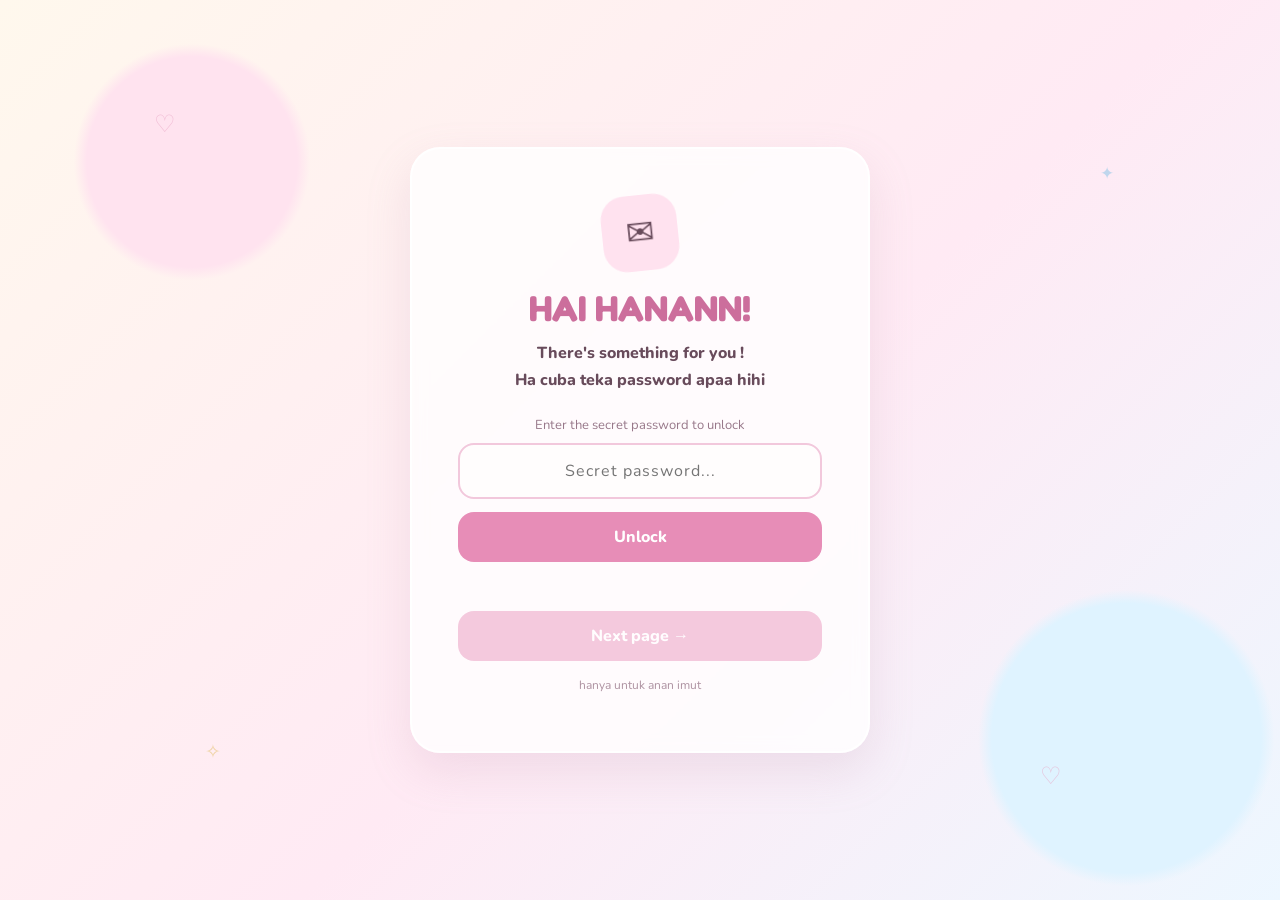
<file: index.html>
<!DOCTYPE html>
<html lang="en">
<head>
  <meta charset="UTF-8">
  <meta name="viewport" content="width=device-width, initial-scale=1.0">
  <title>A Little Surprise for Hanann</title>
  <style>
    @import url('https://fonts.googleapis.com/css2?family=Nunito:wght@400;600;700;800&family=Fredoka:wght@400;500;600&display=swap');
    * { box-sizing: border-box; }
    :root { --pink:#ff8fbd; --soft-pink:#ffb9d5; --red:#ff537d; --cream:#fff3f8; }
    body { margin:0; min-height:100vh; overflow:hidden; font-family:'Nunito',sans-serif; color:var(--cream); background:#09070d; }
    .screen { position:fixed; inset:0; display:grid; place-items:center; padding:24px; opacity:1; visibility:visible; transition:opacity .7s ease, visibility .7s; }
    .screen.hidden { opacity:0; visibility:hidden; pointer-events:none; }
    /* Password screen */
    #entry { background:radial-gradient(circle at 15% 18%,#ffe3ef 0 8%,transparent 9%),radial-gradient(circle at 88% 82%,#dff3ff 0 10%,transparent 11%),linear-gradient(135deg,#fff8ed,#ffeaf4 55%,#edf7ff); color:#684b5b; }
    .decor { position:fixed; color:#e9a8c6; opacity:.65; font-size:24px; animation:float 5s ease-in-out infinite; user-select:none; pointer-events:none; }
    .decor.one{top:12%;left:12%}.decor.two{top:18%;right:13%;animation-delay:1.2s;font-size:17px;color:#9fcce9}.decor.three{bottom:15%;left:16%;animation-delay:2s;font-size:19px;color:#e7c77e}.decor.four{bottom:12%;right:17%;animation-delay:.6s}
    @keyframes float { 0%,100%{transform:translateY(0) rotate(-5deg)}50%{transform:translateY(-12px) rotate(7deg)} }
    .entry-card { width:min(100%,460px); padding:clamp(28px,6vw,46px); text-align:center; border:2px solid rgba(255,255,255,.9); border-radius:30px; background:rgba(255,255,255,.78); box-shadow:0 18px 45px rgba(185,137,166,.18); backdrop-filter:blur(8px); }
    .sticker { display:inline-grid; place-items:center; width:76px;height:76px;margin-bottom:16px;border-radius:24px;background:#ffe2ef;font-size:34px;transform:rotate(-6deg); }
    h1 { margin:0 0 12px;font-family:'Fredoka',sans-serif;font-size:clamp(27px,7vw,36px);line-height:1.15;color:#cc6e9c; }
    .message { margin:0 auto 22px;max-width:330px;line-height:1.7;font-size:16px;font-weight:800; }
    .hint { margin:0 0 9px;font-size:13px;color:#98788a; }
    input { width:100%;padding:15px 16px;border:2px solid #f2c8dc;border-radius:16px;background:#fffdfd;outline:none;font:inherit;color:#684b5b;text-align:center;letter-spacing:1px;transition:border .2s,box-shadow .2s; }
    input:focus { border-color:#d986b0;box-shadow:0 0 0 4px #fbe5f0; }
    .button { display:block;width:100%;margin-top:13px;padding:14px 18px;border:0;border-radius:16px;background:#e78db7;color:white;font:800 16px 'Nunito',sans-serif;cursor:pointer;transition:transform .15s,background .2s,opacity .2s; }
    .button:hover { transform:translateY(-2px);background:#d976a7; }
    .button:disabled { cursor:not-allowed;opacity:.45;transform:none; }
    #feedback { min-height:24px;margin:12px 0 0;font-size:14px;font-weight:800;color:#c96d98; }
    .small-note { margin-top:16px;color:#ad91a0;font-size:12px; }
    /* Love screen */
    #love-screen { background:radial-gradient(ellipse at 50% 45%,rgba(130,12,49,.25),transparent 50%),radial-gradient(circle at 20% 20%,rgba(255,65,125,.13),transparent 30%),radial-gradient(circle at 85% 78%,rgba(220,30,90,.11),transparent 35%),#08070b; }
    .love-field { position:absolute;inset:0;overflow:hidden;pointer-events:none; }
    .floating-word { position:absolute;white-space:nowrap;font-family:'Fredoka',sans-serif;font-weight:500;letter-spacing:.04em;color:var(--pink);text-shadow:0 0 12px rgba(255,90,150,.45);animation:drift var(--duration,12s) ease-in-out infinite alternate;animation-delay:var(--delay,0s);opacity:var(--opacity,.35);transform:rotate(var(--rotation,0deg)); }
    @keyframes drift { 0%{translate:0 14px;rotate:-3deg;scale:.94}100%{translate:0 -22px;rotate:4deg;scale:1.05} }
    .love-card { z-index:2;position:relative;width:min(92vw,440px);padding:clamp(28px,6vw,42px) 25px;text-align:center;border:1px solid rgba(255,160,195,.28);border-radius:28px;background:rgba(19,11,19,.76);box-shadow:0 0 45px rgba(255,48,112,.12),inset 0 0 35px rgba(255,75,130,.06);backdrop-filter:blur(10px);animation:cardAppear .8s ease both; }
    @keyframes cardAppear { from{opacity:0;transform:translateY(18px) scale(.97)}to{opacity:1;transform:translateY(0) scale(1)} }
    .heart-mark { color:#ff6d9e;font-size:30px;display:block;margin-bottom:12px;text-shadow:0 0 18px rgba(255,78,135,.65);animation:heartPulse 2.4s ease-in-out infinite; }
    @keyframes heartPulse { 0%,100%{transform:scale(1)}50%{transform:scale(1.12)} }
    .love-card h2 { font-family:'Fredoka',sans-serif;font-size:clamp(34px,8vw,48px);color:#ff9fc6;margin:0 0 12px;text-shadow:0 0 20px rgba(255,89,145,.3); }
    .love-card p { color:#f7d7e5;line-height:1.7;margin:0 auto 22px;max-width:330px;font-size:15px; }
    .next-button { display:inline-flex;justify-content:center;align-items:center;gap:9px;width:min(100%,250px);padding:14px 20px;border:1px solid rgba(255,185,215,.45);border-radius:999px;background:linear-gradient(135deg,#ff6f9f,#d93b70);color:#fff;font:800 16px 'Nunito',sans-serif;text-decoration:none;box-shadow:0 8px 25px rgba(220,45,100,.25);transition:transform .2s,box-shadow .2s; }
    .next-button:hover { transform:translateY(-3px);box-shadow:0 12px 30px rgba(220,45,100,.38); }
    .tiny-note { margin-top:16px!important;font-size:12px!important;color:#c49aa9!important; }
    @media(max-width:420px){.entry-card{padding:27px 22px}.floating-word{max-width:94vw;white-space:normal;text-align:center}.love-card{padding:28px 20px}}
    @media(prefers-reduced-motion:reduce){*,*::before,*::after{animation-duration:.01ms!important;animation-iteration-count:1!important;transition-duration:.01ms!important;scroll-behavior:auto!important}}
  </style>
</head>
<body>
  <section class="screen" id="entry" aria-label="Password entrance">
    <span class="decor one" aria-hidden="true">♡</span><span class="decor two" aria-hidden="true">✦</span><span class="decor three" aria-hidden="true">✧</span><span class="decor four" aria-hidden="true">♡</span>
    <main class="entry-card">
      <div class="sticker" aria-hidden="true">✉</div>
      <h1>HAI HANANN!</h1>
      <p class="message">There's something for you !<br>Ha cuba teka password apaa hihi</p>
      <p class="hint">Enter the secret password to unlock</p>
      <form id="password-form">
        <input id="password" type="password" placeholder="Secret password..." autocomplete="off" aria-label="Secret password" required>
        <button class="button" type="submit">Unlock</button>
      </form>
      <p id="feedback" role="status" aria-live="polite"></p>
      <button id="next-button" class="button" type="button" disabled>Next page →</button>
      <p class="small-note">hanya untuk anan imut</p>
    </main>
  </section>

  <section class="screen hidden" id="love-screen" aria-label="A little love page">
    <div class="love-field" id="love-field" aria-hidden="true"></div>
    <main class="love-card">
      <span class="heart-mark" aria-hidden="true">♡</span>
      <h2>Ha sabaq sat !</h2>
      <p>saja nak cakap, aku sayang hang HAHAHAH</p>
      <a class="next-button" href="games.html">Next page <span aria-hidden="true">→</span></a>
      <p class="tiny-note">dibuat oleh arisya dengan penuh kasih sayang</p>
    </main>
  </section>

  <script>
    const correctPassword = '04-02-2026';
    const passwordForm = document.getElementById('password-form');
    const passwordInput = document.getElementById('password');
    const feedback = document.getElementById('feedback');
    const nextButton = document.getElementById('next-button');
    const entryScreen = document.getElementById('entry');
    const loveScreen = document.getElementById('love-screen');
    const loveField = document.getElementById('love-field');

    passwordForm.addEventListener('submit', (event) => {
      event.preventDefault();
      if (passwordInput.value.trim() === correctPassword) {
        feedback.textContent = 'YAY, BETULLL! unlocked ✨';
        nextButton.disabled = false;
        passwordInput.disabled = true;
        passwordForm.querySelector('button').disabled = true;
      } else {
        feedback.textContent = 'Hehe salahh, cuba lagi!';
        nextButton.disabled = true;
        passwordInput.select();
      }
    });

    nextButton.addEventListener('click', () => {
      if (!nextButton.disabled) {
        entryScreen.classList.add('hidden');
        loveScreen.classList.remove('hidden');
      }
    });

    const phrases = ['love','love you','cayang anan','♡','love, love, love','for hanann','anan gemesh','sayang hang','thankyou !'];
    const count = 34;
    for (let i = 0; i < count; i++) {
      const word = document.createElement('span');
      word.className = 'floating-word';
      word.textContent = phrases[i % phrases.length];
      word.style.left = `${Math.random() * 100}%`;
      word.style.top = `${Math.random() * 100}%`;
      word.style.fontSize = `${12 + Math.random() * 25}px`;
      word.style.setProperty('--opacity', `${0.13 + Math.random() * 0.42}`);
      word.style.setProperty('--duration', `${8 + Math.random() * 12}s`);
      word.style.setProperty('--delay', `${Math.random() * -12}s`);
      word.style.setProperty('--rotation', `${-18 + Math.random() * 36}deg`);
      if (i % 4 === 0) word.style.color = '#ff557e';
      if (i % 5 === 0) word.style.color = '#ffd0e3';
      loveField.appendChild(word);
    }
  </script>
</body>
</html>
</file>
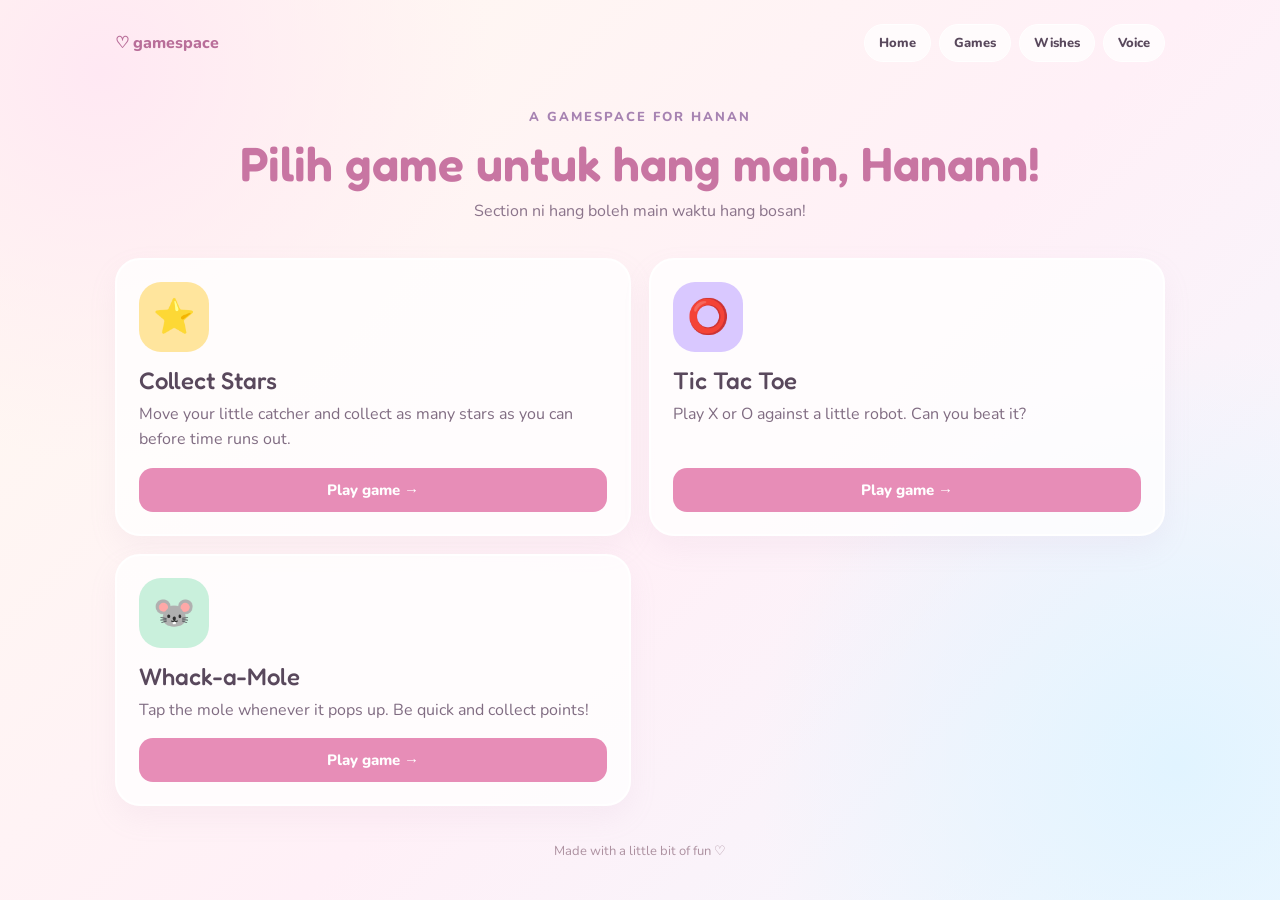
<file: games.html>
<!DOCTYPE html>
<html lang="en">
<head>
<meta charset="UTF-8">
<meta name="viewport" content="width=device-width, initial-scale=1.0">
<title>Games for Hanann</title>
<style>
@import url('https://fonts.googleapis.com/css2?family=Nunito:wght@400;600;700;800&family=Fredoka:wght@400;500;600&display=swap');
*{box-sizing:border-box} :root{--ink:#59485c;--pink:#f2a8ca;--lav:#d9c8ff;--blue:#bfe4ff;--yellow:#ffe59d;--mint:#c9f0dc}
body{margin:0;min-height:100vh;padding:24px;font-family:Nunito,sans-serif;color:var(--ink);background:radial-gradient(circle at 8% 8%,#ffe8f3,transparent 27%),radial-gradient(circle at 92% 85%,#e1f4ff,transparent 30%),linear-gradient(135deg,#fffaf0,#fff0f7 55%,#f2f8ff)}
.wrap{max-width:1050px;margin:auto}.top{display:flex;justify-content:space-between;align-items:center;gap:12px;margin-bottom:22px}.brand{font-weight:800;color:#b96e99}.nav{display:flex;gap:8px;flex-wrap:wrap}.nav a,.back{color:var(--ink);text-decoration:none;background:#ffffffb8;border:1px solid #fff;padding:9px 14px;border-radius:999px;font-weight:800;font-size:13px}
.hero{text-align:center;padding:24px 10px 12px}.eyebrow{font-size:13px;font-weight:800;letter-spacing:2px;color:#a783b2}.hero h1{font:600 clamp(32px,6vw,48px) Fredoka,sans-serif;color:#c875a2;margin:8px 0}.hero p{margin:0;color:#8b748b}
.grid{display:grid;grid-template-columns:repeat(2,minmax(0,1fr));gap:18px;margin:24px 0}.game-card{background:#ffffffc9;border:2px solid #fff;border-radius:25px;padding:22px;box-shadow:0 12px 28px #c8a8c51a;transition:transform .2s,box-shadow .2s;display:flex;flex-direction:column}.game-card:hover{transform:translateY(-4px);box-shadow:0 16px 32px #c8a8c530}.game-icon{width:70px;height:70px;border-radius:22px;display:grid;place-items:center;font-size:34px;margin-bottom:12px}.g1 .game-icon{background:var(--yellow)}.g2 .game-icon{background:var(--lav)}.g3 .game-icon{background:var(--mint)}.g4 .game-icon{background:var(--blue)}.game-card h2{font:500 24px Fredoka;margin:2px 0 7px}.game-card p{margin:0 0 16px;line-height:1.55;color:#806c82;flex:1}.play{border:0;border-radius:14px;padding:12px 16px;background:#e78db7;color:white;font:800 15px Nunito;cursor:pointer}.play:hover{background:#d976a7}.footer{text-align:center;color:#ad91a0;font-size:13px;padding:12px}
.overlay{display:none;position:fixed;inset:0;background:#46354dbb;backdrop-filter:blur(5px);z-index:10;padding:16px;overflow:auto;align-items:center;justify-content:center}.overlay.open{display:flex}.modal{width:min(100%,560px);background:#fffafc;border:2px solid white;border-radius:25px;padding:20px;box-shadow:0 24px 70px #2d1c3b44}.modal-head{display:flex;align-items:center;justify-content:space-between;gap:10px}.modal h2{font:500 26px Fredoka;margin:4px 0;color:#bd6f9a}.close{border:0;background:#f8e6f0;border-radius:12px;padding:8px 12px;font-weight:900;color:var(--ink);cursor:pointer}.instructions{text-align:center;color:#8a748b;font-size:14px;margin:6px 0 14px}.scoreline{display:flex;justify-content:center;gap:12px;flex-wrap:wrap;font-weight:800;margin:10px 0}.score-pill{background:#f6e8f4;padding:8px 13px;border-radius:99px}.game-area{background:#f8f0ff;border-radius:18px;padding:12px;min-height:260px;position:relative;overflow:hidden}.controls{display:flex;justify-content:center;gap:9px;flex-wrap:wrap;margin-top:12px}.secondary{border:0;border-radius:13px;padding:10px 15px;background:#e5dcf8;color:var(--ink);font:800 14px Nunito;cursor:pointer}.message{min-height:25px;text-align:center;font-weight:800;color:#bf729c;margin:10px 0 0}
/* star catcher */
#starArea{height:300px;background:linear-gradient(#dff2ff,#fff5df);position:relative;border-radius:15px;overflow:hidden;touch-action:none}.catcher{position:absolute;bottom:12px;font-size:35px;transform:translateX(-50%);user-select:none}.falling{position:absolute;top:-35px;font-size:25px;animation:drop linear forwards;pointer-events:none}@keyframes drop{to{transform:translateY(350px)}}
/* tic tac toe */
.ttt{display:grid;grid-template-columns:repeat(3,1fr);gap:8px;width:min(100%,330px);margin:12px auto}.cell{aspect-ratio:1;border:0;border-radius:17px;background:#e9defa;font:600 46px Fredoka;color:#8167b0;cursor:pointer}.cell:disabled{cursor:default}.cell.x{color:#cf75a3}.cell.o{color:#6e9ac9}.ttt-status{text-align:center;font-weight:800;margin:8px 0}
/* mole */
.mole-grid{display:grid;grid-template-columns:repeat(3,1fr);gap:10px;max-width:360px;margin:8px auto}.hole{aspect-ratio:1;border:0;border-radius:50%;background:#d6c7b7;box-shadow:inset 0 8px 0 #bca997;position:relative;font-size:35px;cursor:pointer;overflow:hidden}.hole .mole{display:none}.hole.active{background:#c5e9d8}.hole.active .mole{display:block;animation:pop .16s ease-out}@keyframes pop{from{transform:scale(.5)}to{transform:scale(1)}}
/* catch */
#catchArea{height:300px;background:linear-gradient(#e5f5ff,#f8ffff);border-radius:15px;position:relative;overflow:hidden;touch-action:none}.basket{position:absolute;bottom:8px;font-size:38px;transform:translateX(-50%)}.item{position:absolute;top:-32px;font-size:25px;pointer-events:none}
@media(max-width:650px){body{padding:15px}.top{align-items:flex-start;flex-direction:column}.grid{grid-template-columns:1fr;gap:13px}.game-card{padding:18px}.modal{padding:16px}.game-area{padding:9px}.hero{padding-top:14px}}
</style>
</head>
<body>
<div class="wrap">
<header class="top"><div class="brand">♡ gamespace</div><nav class="nav"><a href="index.html">Home</a><a href="games.html">Games</a><a href="wishes.html">Wishes</a><a href="voice.html">Voice</a></nav></header>
<section class="hero"><div class="eyebrow">A GAMESPACE FOR HANAN</div><h1>Pilih game untuk hang main, Hanann!</h1><p>Section ni hang boleh main waktu hang bosan!</p></section>
<section class="grid">
<article class="game-card g1"><div class="game-icon">⭐</div><h2>Collect Stars</h2><p>Move your little catcher and collect as many stars as you can before time runs out.</p><button class="play" onclick="openGame('stars')">Play game →</button></article>
<article class="game-card g2"><div class="game-icon">⭕</div><h2>Tic Tac Toe</h2><p>Play X or O against a little robot. Can you beat it?</p><button class="play" onclick="openGame('ttt')">Play game →</button></article>
<article class="game-card g3"><div class="game-icon">🐭</div><h2>Whack-a-Mole</h2><p>Tap the mole whenever it pops up. Be quick and collect points!</p><button class="play" onclick="openGame('mole')">Play game →</button></article>
</section>
<footer class="footer">Made with a little bit of fun ♡</footer>
</div>
<div class="overlay" id="overlay" role="dialog" aria-modal="true"><div class="modal"><div class="modal-head"><h2 id="modalTitle">Game</h2><button class="close" onclick="closeGame()" aria-label="Close">✕</button></div><p class="instructions" id="instructions"></p><div id="gameContent"></div><p class="message" id="gameMessage"></p><div class="controls"><button class="secondary" onclick="restartGame()">Restart</button><button class="secondary" onclick="closeGame()">Back to games</button></div></div></div>
<script>
const overlay=document.getElementById('overlay'),content=document.getElementById('gameContent'),title=document.getElementById('modalTitle'),instructions=document.getElementById('instructions'),message=document.getElementById('gameMessage');let current='',timers=[],score=0,seconds=0,interval=null,spawn=null;
function clearTimers(){timers.forEach(t=>typeof t==='function'?t():clearTimeout(t));timers=[];clearInterval(interval);clearInterval(spawn);interval=spawn=null}
function openGame(which){current=which;overlay.classList.add('open');message.textContent='';clearTimers();if(which==='stars')setupStars();if(which==='ttt')setupTTT();if(which==='mole')setupMole();if(which==='catch')setupCatch()}
function closeGame(){overlay.classList.remove('open');clearTimers()}
function restartGame(){openGame(current)}
function timeStart(onEnd){seconds=30;updateTime();interval=setInterval(()=>{seconds--;updateTime();if(seconds<=0){clearTimers();onEnd()}},1000)}
function updateTime(){const el=document.getElementById('time');if(el)el.textContent=seconds+'s'}
// collect stars: use keyboard, buttons, and pointer/touch dragging
function setupStars(){title.textContent='Collect Stars ⭐';instructions.textContent='Move with ← → or A/D, or drag the catcher. Collect stars for 30 seconds!';content.innerHTML='<div class="scoreline"><span class="score-pill">Score: <b id="score">0</b></span><span class="score-pill">Time: <b id="time">30s</b></span></div><div id="starArea"><div id="catcher" class="catcher">🧺</div></div><div class="controls"><button class="secondary" id="left">←</button><button class="secondary" id="right">→</button></div>';score=0;let x=50,area=document.getElementById('starArea'),basket=document.getElementById('catcher');const setX=v=>{x=Math.max(8,Math.min(92,v));basket.style.left=x+'%'};document.getElementById('left').onclick=()=>setX(x-8);document.getElementById('right').onclick=()=>setX(x+8);area.addEventListener('pointermove',e=>{if(e.buttons||e.pointerType==='touch'){const r=area.getBoundingClientRect();setX((e.clientX-r.left)/r.width*100)}});function key(e){if(current!=='stars')return;if(['ArrowLeft','a','A'].includes(e.key))setX(x-5);if(['ArrowRight','d','D'].includes(e.key))setX(x+5)}document.addEventListener('keydown',key);timers.push(()=>document.removeEventListener('keydown',key));timeStart(()=>{message.textContent='Time is up! You collected '+score+' stars!';area.querySelectorAll('.falling').forEach(n=>n.remove())});spawn=setInterval(()=>{if(seconds<=0)return;let el=document.createElement('span');el.className='falling';el.textContent='⭐';let pos=Math.random()*90+5;el.style.left=pos+'%';let dur=2.1+Math.random()*1.3;el.style.animationDuration=dur+'s';area.appendChild(el);let check=setInterval(()=>{if(!el.isConnected){clearInterval(check);return}let r=el.getBoundingClientRect(),b=basket.getBoundingClientRect();if(r.bottom>=b.top&&r.left<b.right&&r.right>b.left){score++;document.getElementById('score').textContent=score;el.remove();clearInterval(check)}},80);timers.push(check);setTimeout(()=>el.remove(),dur*1000)},650)}
// tic tac toe
function setupTTT(){title.textContent='Tic Tac Toe ⭕';instructions.textContent='You are X. Tap a square and the robot will make its move.';content.innerHTML='<div class="ttt-status" id="tttStatus">Your turn!</div><div class="ttt" id="board"></div>';let board=Array(9).fill(''),finished=false;const b=document.getElementById('board'),st=document.getElementById('tttStatus');function win(mark){const combos=[[0,1,2],[3,4,5],[6,7,8],[0,3,6],[1,4,7],[2,5,8],[0,4,8],[2,4,6]];return combos.some(c=>c.every(i=>board[i]===mark))}function draw(){b.innerHTML='';board.forEach((v,i)=>{let btn=document.createElement('button');btn.className='cell '+(v.toLowerCase());btn.textContent=v;btn.disabled=!!v||finished;btn.onclick=()=>play(i);b.appendChild(btn)})}function end(text){finished=true;st.textContent=text;message.textContent=text;draw()}function play(i){if(finished||board[i])return;board[i]='X';draw();if(win('X'))return end('You win! Nice one!');if(board.every(Boolean))return end('It is a draw!');st.textContent='Robot is thinking...';let t=setTimeout(()=>{if(finished)return;let empties=board.map((v,j)=>v?null:j).filter(v=>v!==null);let move=empties.find(j=>wouldWin(j,'O'))??empties.find(j=>wouldWin(j,'X'))??(empties.includes(4)?4:empties[Math.floor(Math.random()*empties.length)]);if(move===undefined)return;board[move]='O';draw();if(win('O'))return end('Robot wins this round! Try again.');if(board.every(Boolean))return end('It is a draw!');st.textContent='Your turn!'},500);timers.push(t)}function wouldWin(i,m){board[i]=m;let result=win(m);board[i]='';return result}draw()}
// whack-a-mole
function setupMole(){title.textContent='Whack-a-Mole 🐭';instructions.textContent='Tap the mole when it appears! You have 20 seconds.';content.innerHTML='<div class="scoreline"><span class="score-pill">Score: <b id="score">0</b></span><span class="score-pill">Time: <b id="time">20s</b></span></div><div class="mole-grid" id="moleGrid"></div>';score=0;seconds=20;let grid=document.getElementById('moleGrid'),active=-1;for(let i=0;i<9;i++){let hole=document.createElement('button');hole.className='hole';hole.innerHTML='<span class="mole">🐭</span>';hole.onclick=()=>{if(i===active&&seconds>0){score++;document.getElementById('score').textContent=score;hole.classList.remove('active');active=-1}};grid.appendChild(hole)}function pop(){grid.querySelectorAll('.hole').forEach(h=>h.classList.remove('active'));active=Math.floor(Math.random()*9);grid.children[active].classList.add('active')}pop();spawn=setInterval(pop,650);timeStart(()=>{grid.querySelectorAll('.hole').forEach(h=>h.classList.remove('active'));message.textContent='Time is up! Your score: '+score})}
</script>
</body>
</html>
</file>
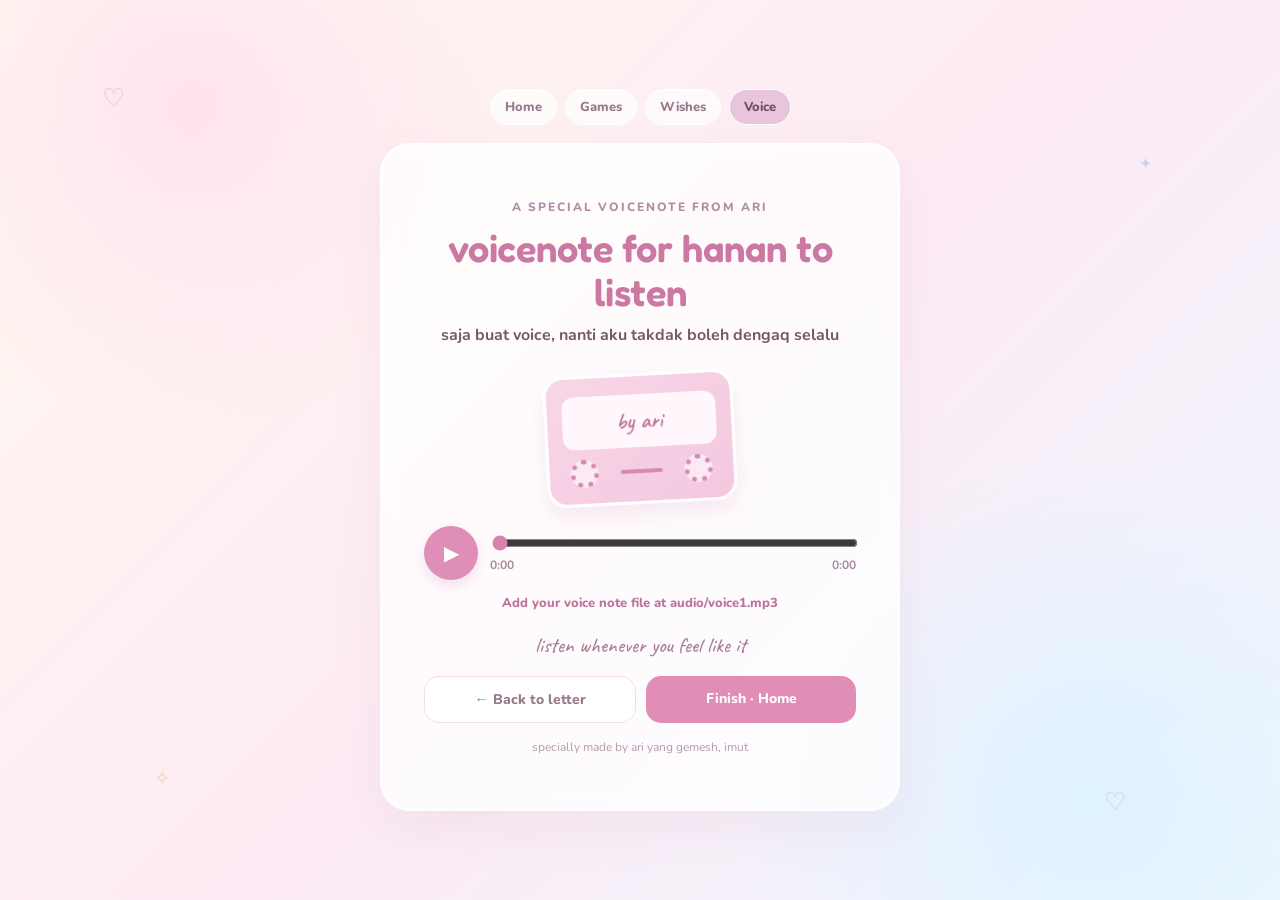
<file: voice.html>
<!DOCTYPE html>
<html lang="en">
<head>
  <meta charset="UTF-8">
  <meta name="viewport" content="width=device-width, initial-scale=1.0">
  <title>A Voice Note for Hanann</title>
  <link href="https://fonts.googleapis.com/css2?family=Nunito:wght@400;600;700;800&family=Fredoka:wght@400;500;600&family=Caveat:wght@500;600&display=swap" rel="stylesheet">
  <style>
    * { box-sizing: border-box; }
    body {
      margin: 0; min-height: 100vh; padding: 24px;
      display: grid; place-items: center; overflow-x: hidden;
      font-family: Nunito, sans-serif; color: #76586b;
      background: radial-gradient(circle at 15% 12%, #ffe3ef 0, transparent 24%),
                  radial-gradient(circle at 85% 88%, #dff2ff 0, transparent 25%),
                  linear-gradient(135deg, #fff9ee, #fceaf4 52%, #edf7ff);
    }
    .decor { position: fixed; pointer-events: none; user-select: none; color: #dfa2c2; opacity: .6; animation: drift 6s ease-in-out infinite; }
    .d1 { top: 9%; left: 8%; font-size: 26px; } .d2 { top: 17%; right: 10%; color: #9fc9e8; animation-delay: 1s; }
    .d3 { bottom: 12%; left: 12%; color: #e4c579; animation-delay: 2s; font-size: 20px; } .d4 { bottom: 9%; right: 12%; font-size: 25px; animation-delay: .5s; }
    @keyframes drift { 0%,100% { transform: translateY(0) rotate(-5deg); } 50% { transform: translateY(-12px) rotate(6deg); } }
    .page { width: min(100%, 520px); }
    .nav { display: flex; justify-content: center; gap: 8px; flex-wrap: wrap; margin: 0 0 18px; }
    .nav a { text-decoration: none; color: #98788c; background: #ffffffb8; border: 1px solid #fff; padding: 8px 14px; border-radius: 999px; font-size: 13px; font-weight: 800; }
    .nav a.active { background: #e9c5dc; color: #714e66; }
    .card { background: #ffffffc9; border: 2px solid #fff; border-radius: 30px; padding: clamp(24px, 6vw, 42px); text-align: center; box-shadow: 0 18px 48px #c49db51f; backdrop-filter: blur(8px); }
    .eyebrow { font-size: 12px; font-weight: 800; letter-spacing: 2px; text-transform: uppercase; color: #b18ba4; }
    h1 { font: 600 clamp(29px, 7vw, 38px)/1.15 Fredoka, sans-serif; color: #cb78a3; margin: 8px 0; }
    .sub { margin: 0 0 24px; line-height: 1.65; font-weight: 700; }
    .cassette { width: 190px; max-width: 65%; margin: 0 auto 22px; padding: 18px 15px 14px; background: linear-gradient(140deg,#f8d6e7,#f4c8df); border: 3px solid #fff; border-radius: 20px; box-shadow: 0 10px 20px #c991b42b; transform: rotate(-3deg); }
    .cassette-label { background: #fff7fb; border-radius: 12px; padding: 12px 8px; font: 600 23px Caveat, cursive; color: #bd719a; }
    .tape-window { display: flex; align-items: center; justify-content: center; gap: 22px; margin: 10px 0 2px; }
    .reel { width: 28px; height: 28px; border: 5px dotted #d58ab1; border-radius: 50%; background: #fbeaf3; }
    .tape-line { height: 4px; width: 42px; background: #d58ab1; border-radius: 5px; }
    .audio { width: 100%; display: none; }
    .controls { display: flex; align-items: center; gap: 12px; margin-top: 8px; }
    .play { width: 54px; height: 54px; flex: 0 0 54px; border: 0; border-radius: 50%; background: #df8eb7; color: white; font-size: 20px; cursor: pointer; box-shadow: 0 5px 13px #d28caf44; transition: transform .15s, background .15s; }
    .play:hover { transform: scale(1.05); background: #d47ba8; }
    .track { flex: 1; min-width: 0; }
    input[type=range] { width: 100%; accent-color: #d982ad; cursor: pointer; }
    .times { display: flex; justify-content: space-between; font-size: 12px; color: #a78a9b; font-weight: 700; }
    #status { min-height: 22px; margin: 14px 0 0; font-size: 13px; color: #bd739a; font-weight: 800; }
    .caption { margin: 16px 0 0; font: 500 21px Caveat, cursive; color: #a87e9a; }
    .nav-buttons { display: flex; gap: 10px; margin-top: 18px; }
    .btn { flex: 1; display: inline-block; text-decoration: none; padding: 13px 15px; border-radius: 15px; border: 0; font: 800 14px Nunito, sans-serif; text-align: center; cursor: pointer; }
    .secondary { background: #fff; color: #98788c; border: 1px solid #f2dce9; }
    .primary { background: #e18eb7; color: white; }
    .foot { font-size: 12px; color: #b39aa9; margin-top: 16px; }
    @media(max-width:420px) { body { padding: 16px; } .nav { gap: 5px; } .nav a { padding: 7px 11px; font-size: 12px; } .nav-buttons { flex-direction: column; } .cassette { max-width: 58%; } }
  </style>
</head>
<body>
  <span class="decor d1" aria-hidden="true">♡</span><span class="decor d2" aria-hidden="true">✦</span>
  <span class="decor d3" aria-hidden="true">✧</span><span class="decor d4" aria-hidden="true">♡</span>
  <main class="page">
    <nav class="nav" aria-label="Page navigation">
      <a href="index.html">Home</a><a href="games.html">Games</a><a href="wishes.html">Wishes</a><a class="active" href="voice.html">Voice</a>
    </nav>
    <section class="card">
      <p class="eyebrow">A special voicenote from ari</p>
      <h1>voicenote for hanan to listen</h1>
      <p class="sub">saja buat voice, nanti aku takdak boleh dengaq selalu</p>
      <div class="cassette" aria-hidden="true"><div class="cassette-label">by ari</div><div class="tape-window"><span class="reel"></span><span class="tape-line"></span><span class="reel"></span></div></div>
      <audio id="voice-audio" src="voice1.mp3" preload="metadata"></audio>
      <div class="controls">
        <button class="play" id="play-btn" type="button" aria-label="Play voice note">▶</button>
        <div class="track"><input id="progress" type="range" min="0" max="100" value="0" step="0.1" aria-label="Audio progress"><div class="times"><span id="current-time">0:00</span><span id="duration">0:00</span></div></div>
      </div>
      <p id="status" role="status" aria-live="polite">Your voice note will be here ♡</p>
      <p class="caption">listen whenever you feel like it</p>
      <div class="nav-buttons"><a class="btn secondary" href="wishes.html">← Back to letter</a><a class="btn primary" href="index.html">Finish · Home</a></div>
      <p class="foot">specially made by ari yang gemesh, imut</p>
    </section>
  </main>
  <script>
    const audio = document.getElementById('voice-audio');
    const playBtn = document.getElementById('play-btn');
    const progress = document.getElementById('progress');
    const currentTimeText = document.getElementById('current-time');
    const durationText = document.getElementById('duration');
    const status = document.getElementById('status');
    function timeFormat(value) { if (!Number.isFinite(value)) return '0:00'; const m = Math.floor(value / 60); const s = Math.floor(value % 60).toString().padStart(2, '0'); return `${m}:${s}`; }
    playBtn.addEventListener('click', async () => {
      if (!audio.src || audio.error) { status.textContent = 'Add your voice note file: audio/voice1.mp3'; return; }
      if (audio.paused) { try { await audio.play(); } catch { status.textContent = 'Audio file not found. Add audio/voice1.mp3 first.'; } }
      else audio.pause();
    });
    audio.addEventListener('play', () => { playBtn.textContent = '❚❚'; playBtn.setAttribute('aria-label','Pause voice note'); status.textContent = 'Playing your voice note…'; });
    audio.addEventListener('pause', () => { playBtn.textContent = '▶'; playBtn.setAttribute('aria-label','Play voice note'); if (!audio.ended) status.textContent = 'Paused'; });
    audio.addEventListener('loadedmetadata', () => { durationText.textContent = timeFormat(audio.duration); });
    audio.addEventListener('timeupdate', () => { currentTimeText.textContent = timeFormat(audio.currentTime); if (audio.duration) progress.value = (audio.currentTime / audio.duration) * 100; });
    progress.addEventListener('input', () => { if (audio.duration) audio.currentTime = (Number(progress.value) / 100) * audio.duration; });
    audio.addEventListener('ended', () => { playBtn.textContent = '▶'; playBtn.setAttribute('aria-label','Play voice note'); progress.value = 0; currentTimeText.textContent = '0:00'; status.textContent = 'That was your voice note ♡'; });
    audio.addEventListener('error', () => { status.textContent = 'Add your voice note file at audio/voice1.mp3'; });
  </script>
</body>
</html>
</file>
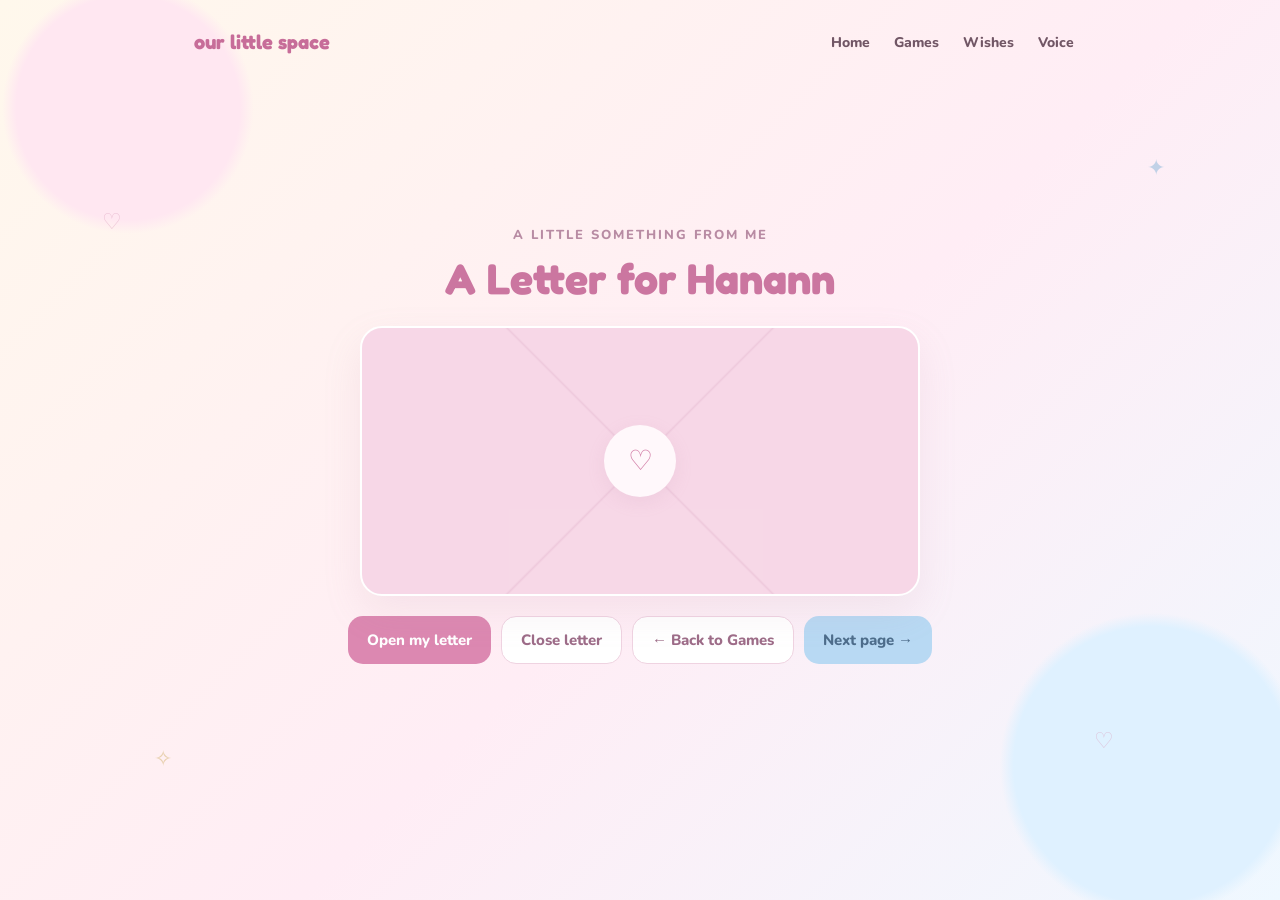
<file: wishes.html>
<!DOCTYPE html>
<html lang="en">
<head>
<meta charset="UTF-8">
<meta name="viewport" content="width=device-width, initial-scale=1.0">
<title>A Little Letter for Hanann</title>
<style>
@import url('https://fonts.googleapis.com/css2?family=Nunito:wght@400;600;700;800&family=Fredoka:wght@400;500;600&family=Caveat:wght@500;600&display=swap');
*{box-sizing:border-box}
:root{--ink:#715665;--pink:#d77da8;--pink-soft:#f8dce9;--cream:#fffaf1;--blue:#dceeff;--mint:#e1f2e5}
body{margin:0;min-height:100vh;padding:22px;font-family:Nunito,sans-serif;color:var(--ink);background:radial-gradient(circle at 10% 12%,#ffe7f1 0 8%,transparent 9%),radial-gradient(circle at 90% 85%,#dff1ff 0 10%,transparent 11%),linear-gradient(135deg,#fff8ec,#ffedf5 55%,#eff8ff);display:flex;flex-direction:column;align-items:center}
nav{width:min(100%,900px);display:flex;justify-content:space-between;align-items:center;gap:12px;padding:8px 4px 18px;font-weight:800;font-size:14px}
nav .brand{font-family:Fredoka,sans-serif;color:#c76d99;font-size:20px}
nav a{color:var(--ink);text-decoration:none;padding:8px 12px;border-radius:12px}nav a:hover{background:#ffffffa8}
main{width:min(100%,700px);margin:auto;text-align:center;padding:10px 0 26px}
.kicker{font-size:13px;font-weight:800;letter-spacing:2px;text-transform:uppercase;color:#b88ba3;margin:8px 0}
h1{font-family:Fredoka,sans-serif;font-size:clamp(30px,7vw,43px);color:#cb76a0;margin:6px 0 22px}
.envelope{position:relative;margin:0 auto 20px;width:min(100%,560px);min-height:270px;border-radius:22px;background:#f7d8e7;box-shadow:0 16px 38px #bc8da322;overflow:hidden;display:grid;place-items:center;padding:24px;border:2px solid #fff}
.envelope:before{content:"";position:absolute;inset:0;background:linear-gradient(135deg,transparent 49.7%,#e9bfd5 50%,transparent 50.3%),linear-gradient(45deg,transparent 49.7%,#e9bfd5 50%,transparent 50.3%);opacity:.55}
.seal{position:relative;z-index:1;width:72px;height:72px;border-radius:50%;display:grid;place-items:center;background:#fff8fb;color:#d27ea7;font-size:28px;box-shadow:0 5px 18px #c68da922}
.letter{display:none;text-align:left;position:relative;width:min(100%,600px);margin:0 auto;background:#fffdf8;border:1px solid #f1dfcf;border-radius:12px;padding:clamp(22px,5vw,38px);box-shadow:0 12px 30px #b68c9e18;transform-origin:top center;animation:open .5s ease both}
.letter.show{display:block}
@keyframes open{from{opacity:0;transform:translateY(12px) scale(.97)}to{opacity:1;transform:translateY(0) scale(1)}}
.letter:after{content:"";position:absolute;inset:10px;border:1px dashed #ead9c9;border-radius:7px;pointer-events:none}
.letter h2{font-family:Caveat,cursive;font-size:34px;color:#c8799d;margin:0 0 14px;position:relative;z-index:1}
.letter p{font-size:16px;line-height:1.85;margin:0 0 14px;position:relative;z-index:1}
.sign{font-family:Caveat,cursive;font-size:26px;color:#c8799d;margin-top:20px;position:relative;z-index:1}
.controls{display:flex;flex-wrap:wrap;justify-content:center;gap:10px;margin:18px 0}
.btn{border:0;border-radius:15px;padding:13px 19px;font:800 15px Nunito,sans-serif;cursor:pointer;transition:transform .16s,filter .16s;text-decoration:none;display:inline-flex;justify-content:center;align-items:center}
.btn:hover{transform:translateY(-2px);filter:brightness(.98)}.primary{background:#dc88b1;color:#fff}.secondary{background:#fff;color:#9d6c88;border:1px solid #efd3e1}.next{background:#b8d9f3;color:#4d6d8b}
#hint{min-height:22px;color:#ad8199;font-size:13px;font-weight:700}
.decor{position:fixed;pointer-events:none;user-select:none;color:#dca2bf;opacity:.55;animation:float 5s ease-in-out infinite;font-size:22px}.d1{left:8%;top:23%}.d2{right:9%;top:17%;animation-delay:1.2s;color:#91badb}.d3{left:12%;bottom:14%;animation-delay:2s;color:#d6b879}.d4{right:13%;bottom:16%;animation-delay:.7s}
@keyframes float{0%,100%{transform:translateY(0) rotate(-5deg)}50%{transform:translateY(-11px) rotate(6deg)}}
@media(max-width:480px){body{padding:14px}nav{font-size:12px;flex-wrap:wrap}nav .brand{width:100%;text-align:center}.envelope{min-height:220px}.letter p{font-size:15px}.controls .btn{flex:1 1 145px}}
</style>
</head>
<body>
<span class="decor d1" aria-hidden="true">♡</span><span class="decor d2" aria-hidden="true">✦</span><span class="decor d3" aria-hidden="true">✧</span><span class="decor d4" aria-hidden="true">♡</span>
<nav><span class="brand">our little space</span><div><a href="index.html">Home</a><a href="games.html">Games</a><a href="wishes.html">Wishes</a><a href="voice.html">Voice</a></div></nav>
<main>
<p class="kicker">a little something from me</p>
<h1>A Letter for Hanann</h1>
<div class="envelope" id="envelope"><div class="seal" aria-hidden="true">♡</div></div>
<div class="letter" id="letter" aria-live="polite">
<h2>Dear Hanann,</h2>
<p>Aku tau aku bukan kawan yang baik. Aku selalu termarah hang. Aku mintak maaf okey.. </p>
<p>Aku akan selalu ingat hang sebagai kawan aku. Yala, hanan ja yang duk dengaq pasai hidup aku</p>
<p>Aku harap one day hang akan jadi a succesful person ! Kita capai impian kita sama sama tau</p>
<p>Dan, kalau one day hang dah takmau kawan dengan aku, aku nak hang simpan semua aib aku.. Loveyouuu</p>
<div class="sign">— from ari !</div>
</div>
<div class="controls"><button class="btn primary" id="openBtn" type="button">Open my letter</button><button class="btn secondary" id="closeBtn" type="button" hidden>Close letter</button><a class="btn secondary" href="games.html">← Back to Games</a><a class="btn next" href="voice.html">Next page →</a></div>
<p id="hint" role="status"></p>
</main>
<script>
const letter=document.getElementById('letter');const envelope=document.getElementById('envelope');const openBtn=document.getElementById('openBtn');const closeBtn=document.getElementById('closeBtn');const hint=document.getElementById('hint');
openBtn.addEventListener('click',()=>{letter.classList.add('show');envelope.style.display='none';openBtn.hidden=true;closeBtn.hidden=false;hint.textContent='A little note, just for you.';letter.scrollIntoView({behavior:'smooth',block:'center'});});
closeBtn.addEventListener('click',()=>{letter.classList.remove('show');envelope.style.display='grid';openBtn.hidden=false;closeBtn.hidden=true;hint.textContent='The letter is tucked away again.';});
</script>
</body>
</html>
</file>
